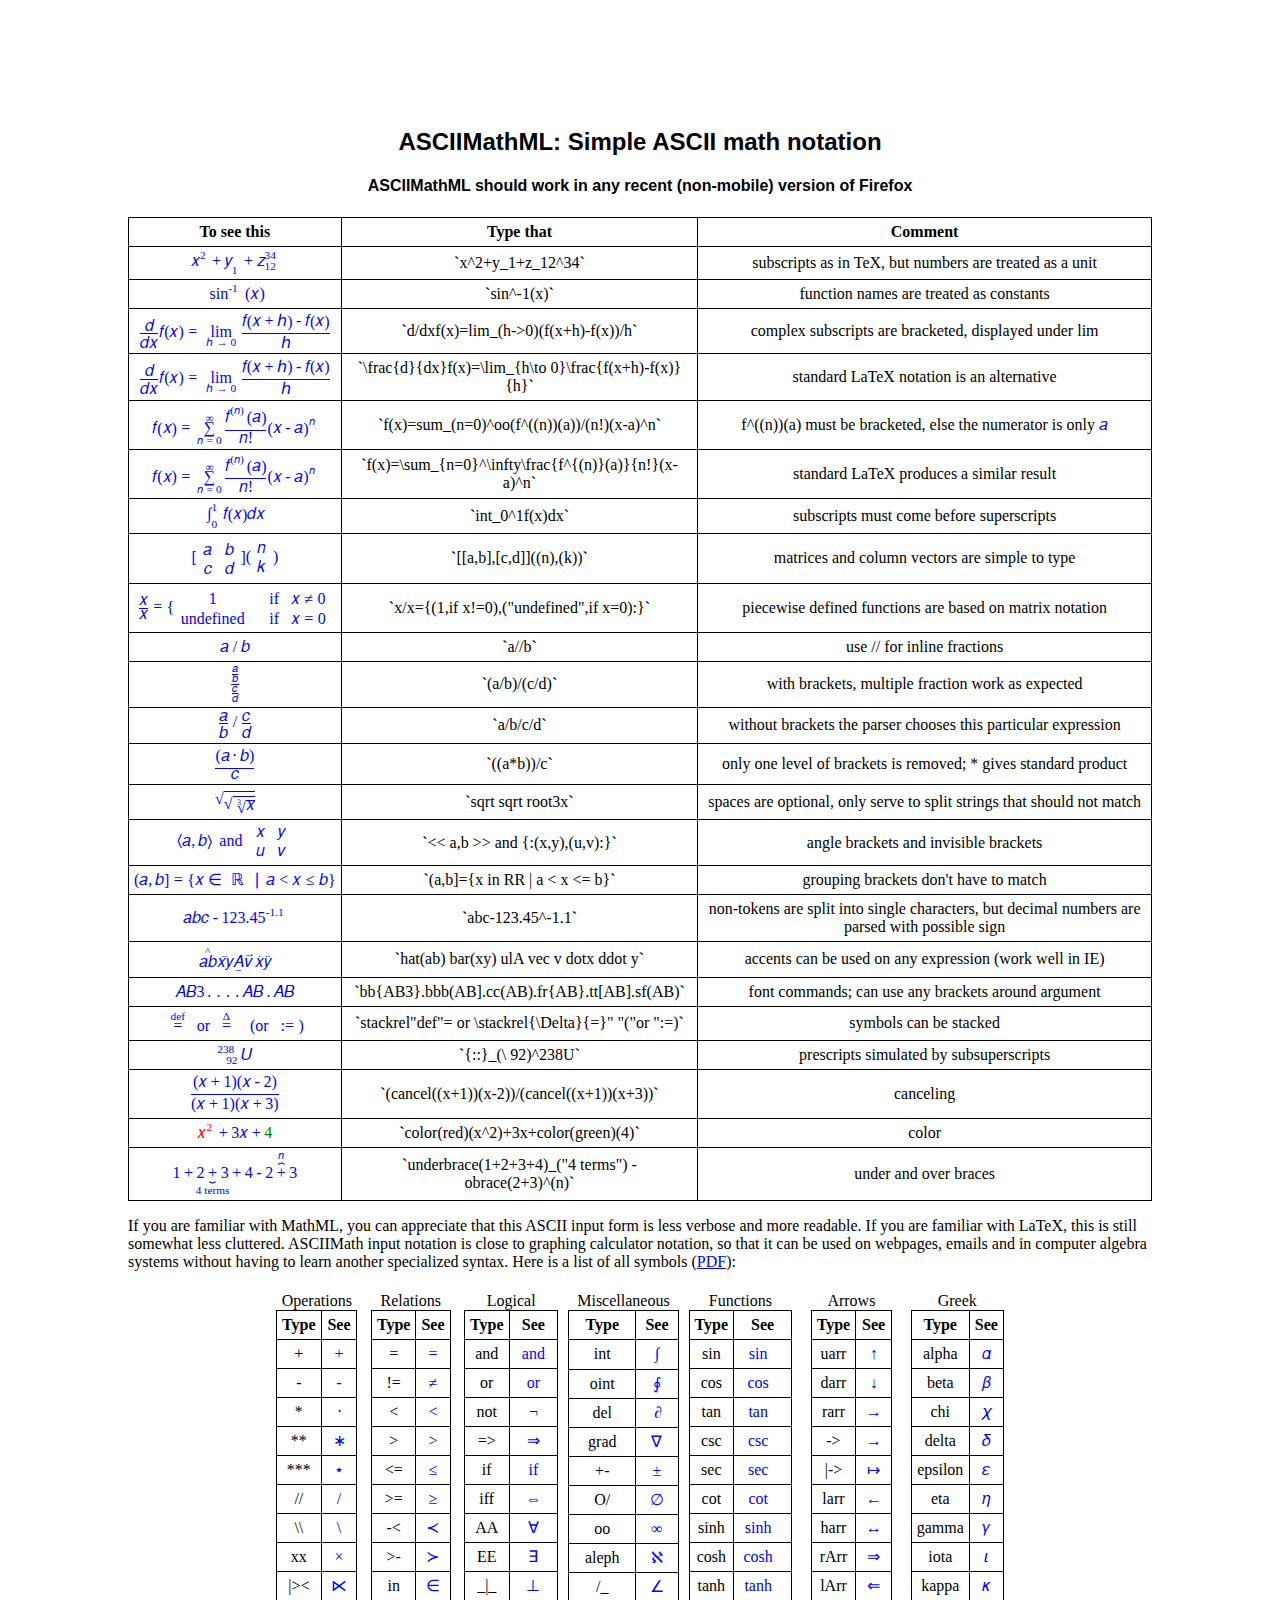
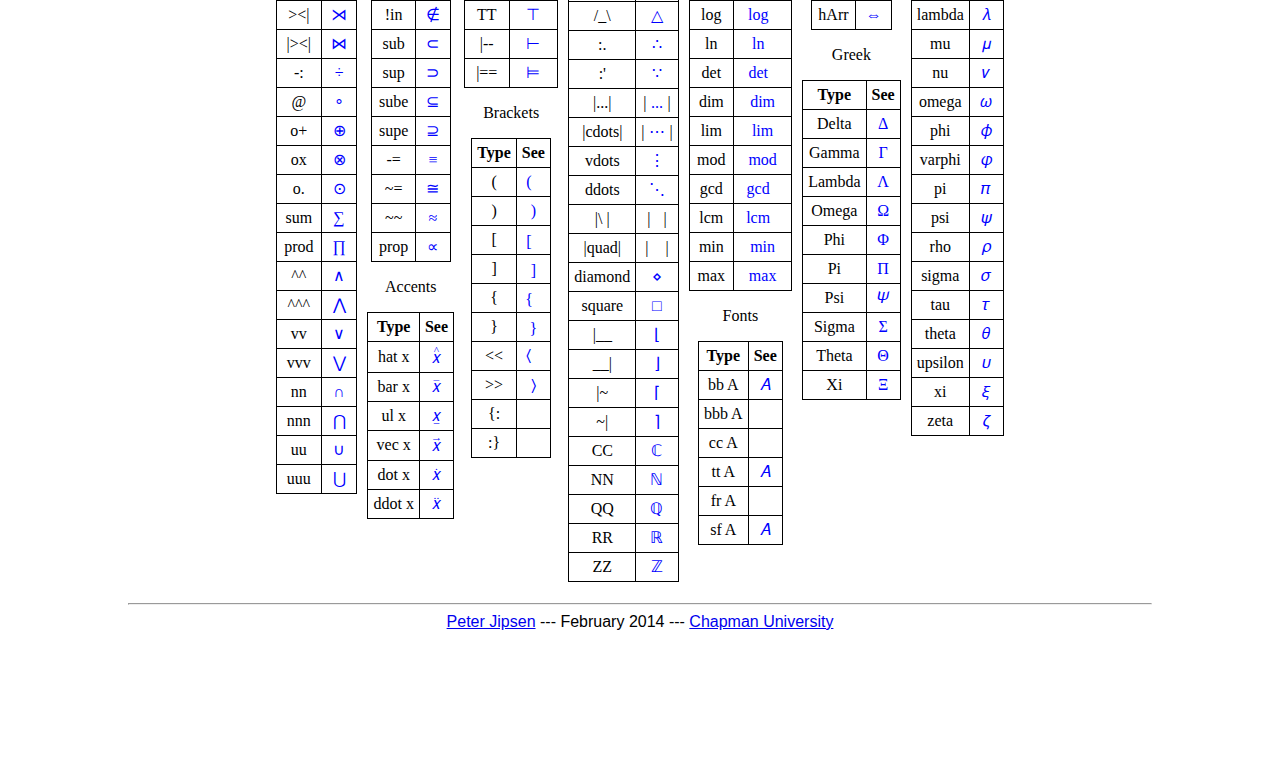
<file: asciimathml-master/test/index.html>
<!DOCTYPE html>
<html>
<head>
<title>ASCIIMathML test suite</title>
<meta http-equiv="Content-Type" content="text/html; charset=utf-8">
<script type="text/javascript" src="../ASCIIMathML.js"></script>
<style type="text/css">
#menu, #title, #subtitle, #author, .display { text-align: center; }
body    { font-family: Arial; margin:10%; }
p,table { font-family: Times; }
table   { border-collapse:collapse; }
td, th  { border:1px solid black; padding:5px; text-align:center; }
img     { border: 0; } 
</style>
</head>
<body>

<h2 id="title">ASCIIMathML: Simple ASCII math notation</h2>

<h4 id="subtitle">
ASCIIMathML should work in any recent (non-mobile) version of
Firefox
</h4>

<table>
<tr>
<th>To see this</th>
<th>Type that</th>
<th>Comment</th>
</tr>

<tr>
<td>`x^2+y_1+z_12^34`</td>
<td><b>\`</b>x^2+y_1+z_12^34<b>\`</b></td>
<td>subscripts as in TeX, but numbers are treated as a unit</td>
</tr>
<tr>
<td>`sin^-1(x)`</td>
<td><b>\`</b>sin^-1(x)<b>\`</b></td>
<td>function names are treated as constants</td>
</tr>

<tr>
<td>`d/dxf(x)=lim_(h->0)(f(x+h)-f(x))/h`</td>
<td><b>\`</b>d/dxf(x)=lim_(h->0)(f(x+h)-f(x))/h<b>\`</b></td>
<td>complex subscripts are bracketed, displayed under lim</td>
</tr>

<tr>
<td>`\frac{d}{dx}f(x)=\lim_{h\to 0}\frac{f(x+h)-f(x)}{h}`</td>
<td><b>\`</b>\frac{d}{dx}f(x)=\lim_{h\to 0}\frac{f(x+h)-f(x)}{h}<b>\`</b></td>
<td>standard LaTeX notation is an alternative</td>
</tr>

<tr>
<td>`f(x)=sum_(n=0)^oo(f^((n))(a))/(n!)(x-a)^n`</td>
<td><b>\`</b>f(x)=sum_(n=0)^oo(f^((n))(a))/(n!)(x-a)^n<b>\`</b></td>
<td>f^((n))(a) must be bracketed, else the numerator is only `a`</td>
</tr>

<tr>
<td>`f(x)=\sum_{n=0}^\infty\frac{f^{(n)}(a)}{n!}(x-a)^n`</td>
<td><b>\`</b>f(x)=\sum_{n=0}^\infty\frac{f^{(n)}(a)}{n!}(x-a)^n<b>\`</b></td>
<td>standard LaTeX produces a similar result</td>
</tr>

<tr>
<td>`int_0^1f(x)dx`</td>
<td><b>\`</b>int_0^1f(x)dx<b>\`</b></td>
<td>subscripts must come before superscripts</td>
</tr>

<tr>
<td>`[[a,b],[c,d]]((n),(k))`</td>
<td><b>\`</b>[[a,b],[c,d]]((n),(k))<b>\`</b></td>
<td>matrices and column vectors are simple to type</td>
</tr>

<tr>
<td>`x/x={(1,if x!=0),("undefined",if x=0):}`</td>
<td><b>\`</b>x/x={(1,if x!=0),("undefined",if x=0):}<b>\`</b></td>
<td>piecewise defined functions are based on matrix notation</td>
</tr>

<tr>
<td>`a//b`</td>
<td><b>\`</b>a//b<b>\`</b></td>
<td>use // for inline fractions</td>
</tr>

<tr>
<td>`(a/b)/(c/d)`</td>
<td><b>\`</b>(a/b)/(c/d)<b>\`</b></td>
<td>with brackets, multiple fraction work as expected</td>
</tr>

<tr>
<td>`a/b/c/d`</td>
<td><b>\`</b>a/b/c/d<b>\`</b></td>
<td>without brackets the parser chooses this particular expression</td>
</tr>

<tr>
<td>`((a*b))/c`</td>
<td><b>\`</b>((a*b))/c<b>\`</b></td>
<td>only one level of brackets is removed; * gives standard product</td>
</tr>

<tr>
<td>`sqrt sqrt root3x`</td>
<td><b>\`</b>sqrt sqrt root3x<b>\`</b></td>
<td>spaces are optional, only serve to split strings that should not match</td>
</tr>

<tr>
<td>`&lt;&lt; a,b >> and {:(x,y),(u,v):}`</td>
<td><b>\`</b>&lt;&lt; a,b >> and {:(x,y),(u,v):}<b>\`</b></td>
<td>angle brackets and invisible brackets</td>
</tr>

<tr>
<td>`(a,b]={x in RR | a &lt; x &lt;= b}`</td>
<td><b>\`</b>(a,b]={x in RR | a &lt; x &lt;= b}<b>\`</b></td>
<td>grouping brackets don't have to match</td>
</tr>

<tr>
<td>`abc-123.45^-1.1`</td>
<td><b>\`</b>abc-123.45^-1.1<b>\`</b></td>
<td>non-tokens are split into single characters,
but decimal numbers are parsed with possible sign</td>
</tr>

<tr>
<td>`hat(ab) bar(xy) ulA vec v dotx ddot y`</td>
<td><b>\`</b>hat(ab) bar(xy) ulA vec v dotx ddot y<b>\`</b></td>
<td>accents can be used on any expression (work well in IE)</td>
</tr>

<tr>
<td>`bb{AB3}.bbb(AB].cc(AB).fr{AB}.tt[AB].sf(AB)`</td>
<td><b>\`</b>bb{AB3}.bbb(AB].cc(AB).fr{AB}.tt[AB].sf(AB)<b>\`</b></td>
<td>font commands; can use any brackets around argument</td>
</tr>

<tr>
<td>`stackrel"def"= or \stackrel{\Delta}{=}" "("or ":=)`</td>
<td><b>\`</b>stackrel"def"= or \stackrel{\Delta}{=}" "("or ":=)<b>\`</b></td>
<td>symbols can be stacked</td>
</tr>

<tr>
<td>`{::}_(\ 92)^238U`</td>
<td><b>\`</b>{::}_(\ 92)^238U<b>\`</b></td>
<td>prescripts simulated by subsuperscripts</td>
</tr>

<tr>
<td>`(cancel((x+1))(x-2))/(cancel((x+1))(x+3))`</td>
<td><b>\`</b>(cancel((x+1))(x-2))/(cancel((x+1))(x+3))<b>\`</b></td>
<td>canceling</td>
</tr>
<tr>
<td>`color(red)(x^2)+3x+color(green)(4)`</td>
<td><b>\`</b>color(red)(x^2)+3x+color(green)(4)<b>\`</b></td>
<td>color</td>
</tr>
<tr>
<td>`underbrace(1+2+3+4)_("4 terms") - obrace(2+3)^(n)`</td>
<td><b>\`</b>underbrace(1+2+3+4)_("4 terms") - obrace(2+3)^(n)<b>\`</b></td>
<td>under and over braces</td>
</tr>
</table>

<p>
If you are familiar with MathML, you can appreciate that this ASCII
input form is less verbose and more readable. If you are familiar with
LaTeX, this is still somewhat less cluttered. ASCIIMath input
notation is close to graphing calculator notation, so that
it can be used on webpages, emails and in computer algebra systems 
without having to learn another specialized syntax. Here is a list of
all symbols (<a href="asciimathjax.pdf">PDF</a>):
</p>

<table style="margin-left:auto; margin-right:auto">
<tr valign="top"><td style="border:0px;">
Operations
<table style="margin-left:auto; margin-right:auto">
<tr><th>Type</th><th>See</th></tr>
<tr><td>+</td><td>`+`</td></tr>
<tr><td>-</td><td>`-`</td></tr>

<tr><td>*</td><td>`*`</td></tr>
<tr><td>**</td><td>`**`</td></tr>
<tr><td>***</td><td>`***`</td></tr>
<tr><td>//</td><td>`//`</td></tr>
<tr><td>\\</td><td>`\\ `</td></tr>
<tr><td>xx</td><td>`xx`</td></tr>
<tr><td>|><</td><td>`|><`</td></tr>
<tr><td>><|</td><td>`><|`</td></tr>
<tr><td>|><|</td><td>`|><|`</td></tr>
<tr><td>-:</td><td>`-:`</td></tr>

<tr><td>@</td><td>`@`</td></tr>
<tr><td>o+</td><td>`o+`</td></tr>
<tr><td>ox</td><td>`ox`</td></tr>
<tr><td>o.</td><td>`o.`</td></tr>
<tr><td>sum</td><td>`sum`</td></tr>
<tr><td>prod</td><td>`prod`</td></tr>

<tr><td>^^</td><td>`^^`</td></tr>
<tr><td>^^^</td><td>`^^^`</td></tr>
<tr><td>vv</td><td>`vv`</td></tr>
<tr><td>vvv</td><td>`vvv`</td></tr>
<tr><td>nn</td><td>`nn`</td></tr>
<tr><td>nnn</td><td>`nnn`</td></tr>

<tr><td>uu</td><td>`uu`</td></tr>
<tr><td>uuu</td><td>`uuu`</td></tr>
</table>
</td><td style="border:0px;">
Relations
<table style="margin-left:auto; margin-right:auto">
<tr><th>Type</th><th>See</th></tr>
<tr><td>=</td><td>`=`</td></tr>
<tr><td>!=</td><td>`!=`</td></tr>

<tr><td>< </td><td>`<`</td></tr>
<tr><td>></td><td>`>`</td></tr>
<tr><td><=</td><td>`<=`</td></tr>
<tr><td>>=</td><td>`>=`</td></tr>
<tr><td>-<</td><td>`-<`</td></tr>

<tr><td>>-</td><td>`>-`</td></tr>
<tr><td>in</td><td>`in`</td></tr>
<tr><td>!in</td><td>`notin`</td></tr>
<tr><td>sub</td><td>`sub`</td></tr>
<tr><td>sup</td><td>`sup`</td></tr>
<tr><td>sube</td><td>`sube`</td></tr>

<tr><td>supe</td><td>`supe`</td></tr>
<tr><td>-=</td><td>`-=`</td></tr>
<tr><td>~=</td><td>`~=`</td></tr>
<tr><td>~~</td><td>`~~`</td></tr>
<tr><td>prop</td><td>`prop`</td></tr>
</table>
<p>

Accents
<table style="margin-left:auto; margin-right:auto">
<tr><th>Type</th><th>See</th></tr>
<tr><td>hat x</td><td>`hat x`</td></tr>
<tr><td>bar x</td><td>`bar x`</td></tr>
<tr><td>ul x</td><td>`ul x`</td></tr>
<tr><td>vec x</td><td>`vec x`</td></tr>

<tr><td>dot x</td><td>`dot x`</td></tr>
<tr><td>ddot x</td><td>`ddot x`</td></tr>
</table>
</td><td style="border:0px;">

Logical
<table style="margin-left:auto; margin-right:auto">
<tr><th>Type</th><th>See</th></tr>
<tr><td>and</td><td>`and`</td></tr>
<tr><td>or</td><td>`or`</td></tr>
<tr><td>not</td><td>`not`</td></tr>
<tr><td>=></td><td>`=>`</td></tr>

<tr><td>if</td><td>`if`</td></tr>
<tr><td>iff</td><td>`iff`</td></tr>
<tr><td>AA</td><td>`AA`</td></tr>
<tr><td>EE</td><td>`EE`</td></tr>
<tr><td>_|_</td><td>`_|_`</td></tr>
<tr><td>TT</td><td>`TT`</td></tr>

<tr><td>|--</td><td>`|--`</td></tr>
<tr><td>|==</td><td>`|==`</td></tr>
</table>
<p>
Brackets
<table style="margin-left:auto; margin-right:auto">
<tr><th>Type</th><th>See</th></tr>
<tr><td>(</td><td>`(`</td></tr>
<tr><td>)</td><td>`)`</td></tr>

<tr><td>[</td><td>`[`</td></tr>
<tr><td>]</td><td>`]`</td></tr>
<tr><td>{</td><td>`{`</td></tr>
<tr><td>}</td><td>`}`</td></tr>
<tr><td>&lt;&lt;</td><td>`&lt;&lt;`</td></tr>
<tr><td>>> </td><td>`>>`</td></tr>

<tr><td>{:</td><td>`{:`</td></tr>
<tr><td>:}</td><td>`{::}`</td></tr>
</table>

</td><td style="border:0px;">
Miscellaneous
<table style="margin-left:auto; margin-right:auto">
<tr><th>Type</th><th>See</th></tr>
<tr><td>int</td><td>`int`</td></tr>

<tr><td>oint</td><td>`oint`</td></tr>
<tr><td>del</td><td>`del`</td></tr>
<tr><td>grad</td><td>`grad`</td></tr>
<tr><td>+-</td><td>`+-`</td></tr>
<tr><td>O/</td><td>`O/`</td></tr>
<tr><td>oo</td><td>`oo`</td></tr>

<tr><td>aleph</td><td>`aleph`</td></tr>
<tr><td>/_</td><td>`/_`</td></tr>
<tr><td>/_\</td><td>`/_\ `</td></tr>
<tr><td>:.</td><td>`:.`</td></tr>
<tr><td>:'</td><td>`:'`</td></tr>
<tr><td>|...|</td><td>|`...`|</td></tr>
<tr><td>|cdots|</td><td>|`cdots`|</td></tr>
<tr><td>vdots</td><td>`vdots`</td></tr>

<tr><td>ddots</td><td>`ddots`</td></tr>
<tr><td>|\ |</td><td>|`\ `|</td></tr>
<tr><td>|quad|</td><td>|`quad`|</td></tr>
<tr><td>diamond</td><td>`diamond`</td></tr>
<tr><td>square</td><td>`square`</td></tr>
<tr><td>|__</td><td>`|__`</td></tr>

<tr><td>__|</td><td>`__|`</td></tr>
<tr><td>|~</td><td>`|~`</td></tr>
<tr><td>~|</td><td>`~|`</td></tr>
<tr><td>CC</td><td>`CC`</td></tr>
<tr><td>NN</td><td>`NN`</td></tr>
<tr><td>QQ</td><td>`QQ`</td></tr>

<tr><td>RR</td><td>`RR`</td></tr>
<tr><td>ZZ</td><td>`ZZ`</td></tr>
</table>
</td><td style="border:0px;">
Functions
<table style="margin-left:auto; margin-right:auto">
<tr><th>Type</th><th>See</th></tr>
<tr><td>sin</td><td>`sin`</td></tr>
<tr><td>cos</td><td>`cos`</td></tr>

<tr><td>tan</td><td>`tan`</td></tr>
<tr><td>csc</td><td>`csc`</td></tr>
<tr><td>sec</td><td>`sec`</td></tr>
<tr><td>cot</td><td>`cot`</td></tr>
<tr><td>sinh</td><td>`sinh`</td></tr>
<tr><td>cosh</td><td>`cosh`</td></tr>

<tr><td>tanh</td><td>`tanh`</td></tr>
<tr><td>log</td><td>`log`</td></tr>
<tr><td>ln</td><td>`ln`</td></tr>
<tr><td>det</td><td>`det`</td></tr>
<tr><td>dim</td><td>`dim`</td></tr>
<tr><td>lim</td><td>`lim`</td></tr>

<tr><td>mod</td><td>`mod`</td></tr>
<tr><td>gcd</td><td>`gcd`</td></tr>
<tr><td>lcm</td><td>`lcm`</td></tr>
<tr><td>min</td><td>`min`</td></tr>
<tr><td>max</td><td>`max`</td></tr>
</table>
<p>
Fonts
<table style="margin-left:auto; margin-right:auto">
<tr><th>Type</th><th>See</th></tr>
<tr><td>bb A</td><td>`bb A`</td></tr>

<tr><td>bbb A</td><td>`bbb A`</td></tr>
<tr><td>cc A</td><td>`cc A`</td></tr>
<tr><td>tt A</td><td>`tt A`</td></tr>
<tr><td>fr A</td><td>`fr A`</td></tr>
<tr><td>sf A</td><td>`sf A`</td></tr>
</table>

</td><td style="border:0px;">
Arrows
<table style="margin-left:auto; margin-right:auto">
<tr><th>Type</th><th>See</th></tr>
<tr><td>uarr</td><td>`uarr`</td></tr>

<tr><td>darr</td><td>`darr`</td></tr>
<tr><td>rarr</td><td>`rarr`</td></tr>
<tr><td>-></td><td>`->`</td></tr>
<tr><td>|-></td><td>`|->`</td></tr>
<tr><td>larr</td><td>`larr`</td></tr>
<tr><td>harr</td><td>`harr`</td></tr>

<tr><td>rArr</td><td>`rArr`</td></tr>
<tr><td>lArr</td><td>`lArr`</td></tr>
<tr><td>hArr</td><td>`hArr`</td></tr>
</table>
<p>
Greek
<table style="margin-left:auto; margin-right:auto">
<tr><th>Type</th><th>See</th></tr>
<tr><td>Delta</td><td>`Delta`</td></tr>
<tr><td>Gamma</td><td>`Gamma`</td></tr>
<tr><td>Lambda</td><td>`Lambda`</td></tr>
<tr><td>Omega</td><td>`Omega`</td></tr>
<tr><td>Phi</td><td>`Phi`</td></tr>
<tr><td>Pi</td><td>`Pi`</td></tr>
<tr><td>Psi</td><td>`Psi`</td></tr>
<tr><td>Sigma</td><td>`Sigma`</td></tr>
<tr><td>Theta</td><td>`Theta`</td></tr>
<tr><td>Xi</td><td>`Xi`</td></tr>
</table>
</td><td style="border:0px;">
Greek
<table style="margin-left:auto; margin-right:auto">
<tr><th>Type</th><th>See</th></tr>
<tr><td>alpha</td><td>`alpha`</td></tr>
<tr><td>beta</td><td>`beta`</td></tr>
<tr><td>chi</td><td>`chi`</td></tr>
<tr><td>delta</td><td>`delta`</td></tr>
<tr><td>epsilon</td><td>`epsilon`</td></tr>
<!--tr><td>varepsilon</td><td>`varepsilon`</td></tr-->
<tr><td>eta</td><td>`eta`</td></tr>
<tr><td>gamma</td><td>`gamma`</td></tr>
<tr><td>iota</td><td>`iota`</td></tr>
<tr><td>kappa</td><td>`kappa`</td></tr>
<tr><td>lambda</td><td>`lambda`</td></tr>
<tr><td>mu</td><td>`mu`</td></tr>
<tr><td>nu</td><td>`nu`</td></tr>
<tr><td>omega</td><td>`omega`</td></tr>
<tr><td>phi</td><td>`phi`</td></tr>
<tr><td>varphi</td><td>`varphi`</td></tr>
<tr><td>pi</td><td>`pi`</td></tr>
<tr><td>psi</td><td>`psi`</td></tr>
<tr><td>rho</td><td>`rho`</td></tr>
<tr><td>sigma</td><td>`sigma`</td></tr>
<tr><td>tau</td><td>`tau`</td></tr>
<tr><td>theta</td><td>`theta`</td></tr>
<!--tr><td>vartheta</td><td>`vartheta`</td></tr-->
<tr><td>upsilon</td><td>`upsilon`</td></tr>
<tr><td>xi</td><td>`xi`</td></tr>
<tr><td>zeta</td><td>`zeta`</td></tr>
</table>

</td></tr>
</table>
</p>

<hr/>

<div id="author">
<!--a href="../asciimath.html">
<img src="../mathml/ASCIIMathML.gif" alt="ASCIIMathML"></a>
&nbsp; &nbsp; &nbsp;-->
<a href="http://www1.chapman.edu/~jipsen/">Peter Jipsen</a> ---
February 2014 ---
<a href="http://www.chapman.edu/">Chapman University</a>
<!--&nbsp; &nbsp; &nbsp;
<a href="http://validator.w3.org/check/referer"> 
<img src="HTML5_Logo_32.png"
alt="Valid HTML 5!"></a-->
</div>

<script src="http://www.google-analytics.com/urchin.js" type="text/javascript">
</script>
<script type="text/javascript">
_uacct = "UA-2263958-1";
urchinTracker();
</script>
</body>
</html>
</file>
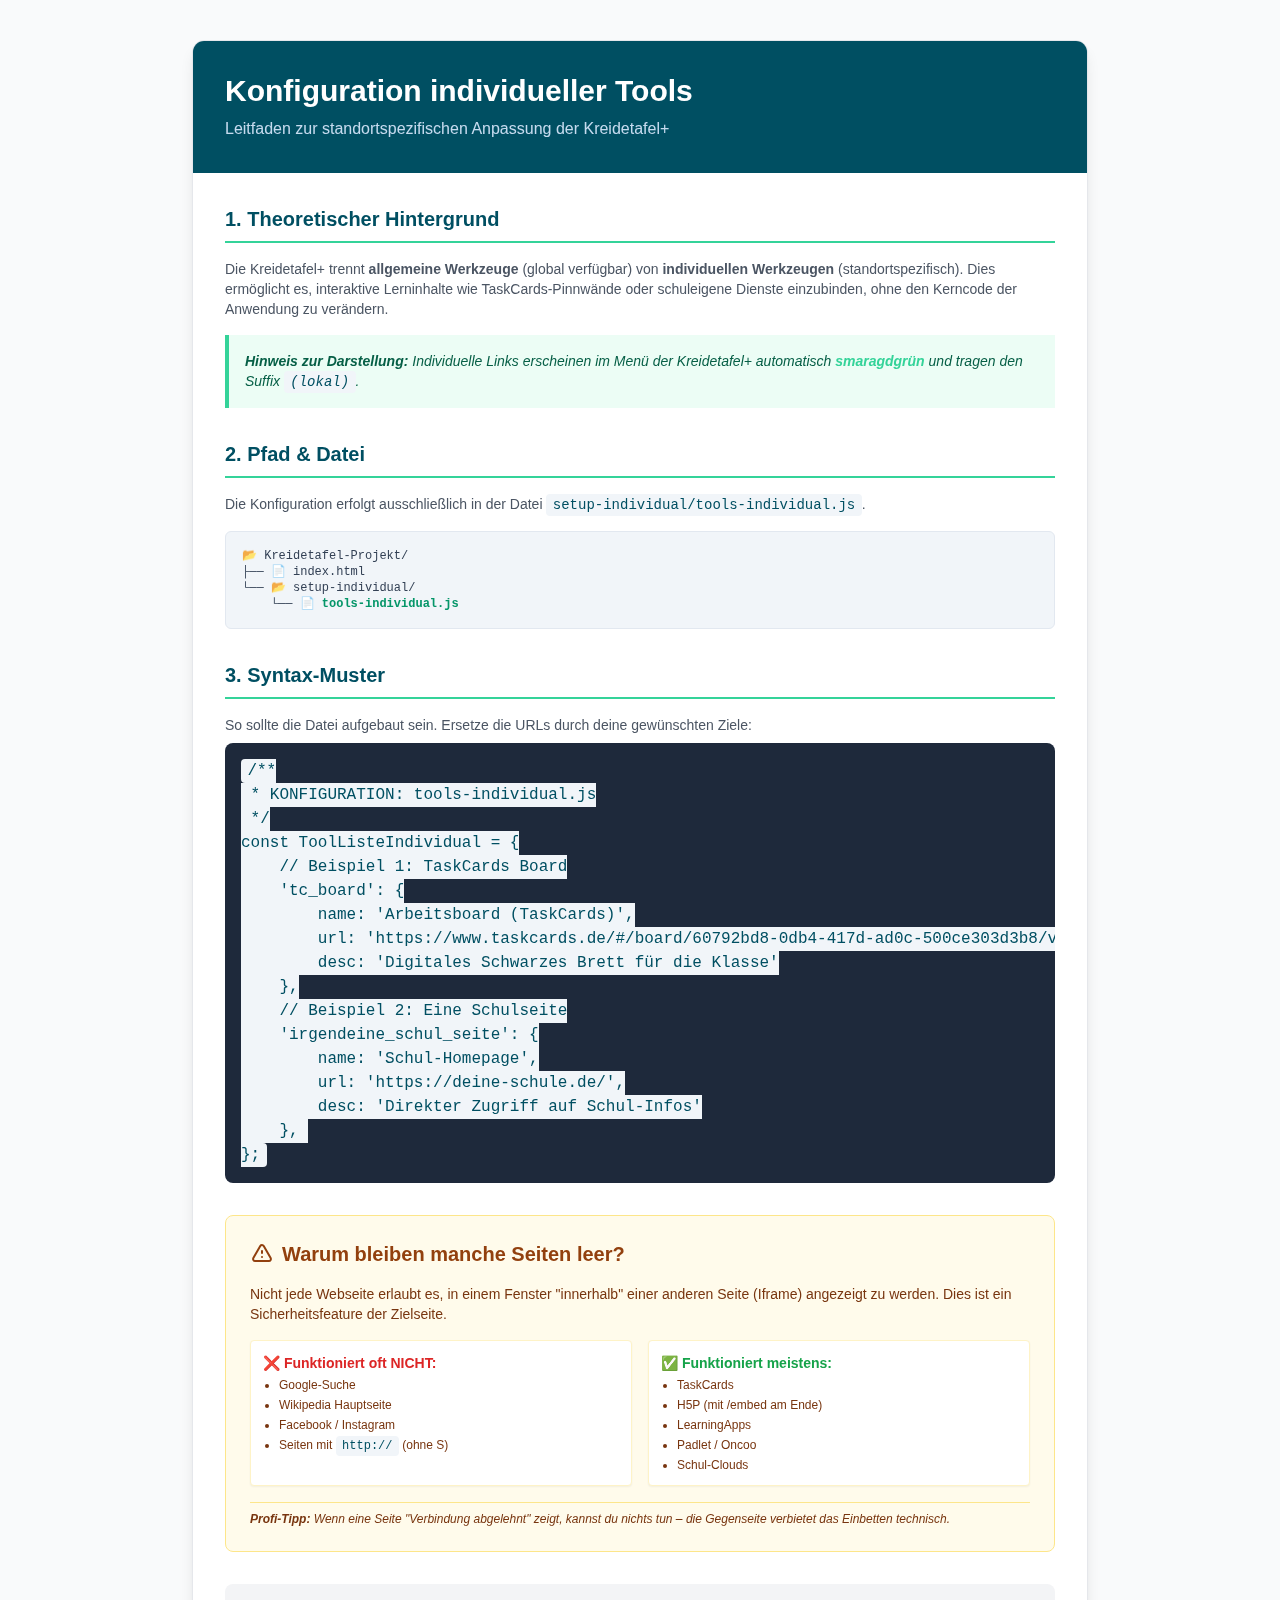
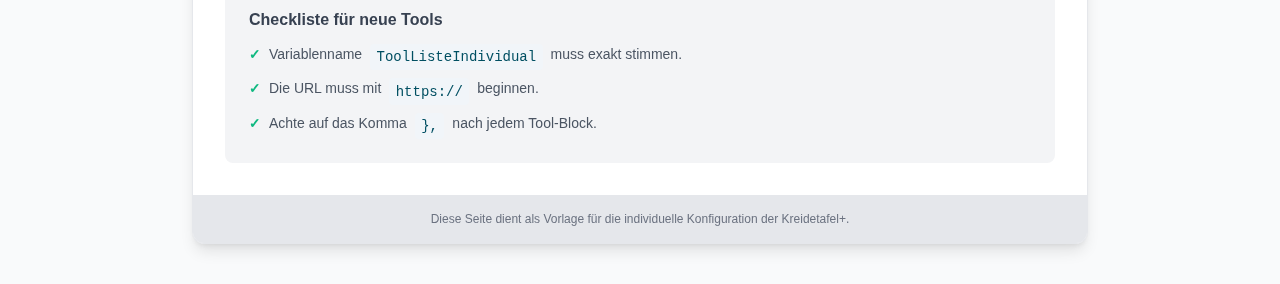
<file: setup_guide.html>
<!DOCTYPE html>
<html lang="de">
<head>
    <meta charset="UTF-8">
    <meta name="viewport" content="width=device-width, initial-scale=1.0">
    <title>Musterseite: tools-individual.js einrichten</title>
    <script src="../tailwindcss.js"></script>
    <style>
        body { font-family: 'Inter', sans-serif; line-height: 1.6; }
        code { background: #f1f5f9; padding: 0.2rem 0.4rem; border-radius: 4px; font-family: monospace; color: #004f62; }
        pre { background: #1e293b; color: #f8fafc; padding: 1rem; border-radius: 8px; overflow-x: auto; font-size: 0.85rem; }
        .highlight { color: #34d399; font-weight: bold; } /* Emerald 400 */
    </style>
</head>
<body class="bg-gray-50 text-gray-800 p-6 md:p-10">

    <div class="max-w-4xl mx-auto bg-white shadow-lg rounded-xl overflow-hidden border border-gray-200">
        <!-- Header -->
        <header class="bg-[#004f62] text-white p-8">
            <h1 class="text-3xl font-bold mb-2">Konfiguration individueller Tools</h1>
            <p class="text-blue-100 opacity-90">Leitfaden zur standortspezifischen Anpassung der Kreidetafel+</p>
        </header>

        <main class="p-8 space-y-8">
            
            <!-- Sektion 1: Konzept -->
            <section>
                <h2 class="text-xl font-bold text-[#004f62] border-b-2 border-emerald-400 pb-2 mb-4">1. Theoretischer Hintergrund</h2>
                <p class="text-sm text-gray-600 mb-4">
                    Die Kreidetafel+ trennt <strong>allgemeine Werkzeuge</strong> (global verfügbar) von 
                    <strong>individuellen Werkzeugen</strong> (standortspezifisch). 
                    Dies ermöglicht es, interaktive Lerninhalte wie TaskCards-Pinnwände oder schuleigene Dienste einzubinden, ohne den Kerncode der Anwendung zu verändern.
                </p>
                <div class="bg-emerald-50 border-l-4 border-emerald-400 p-4">
                    <p class="text-sm text-emerald-800 italic">
                        <strong>Hinweis zur Darstellung:</strong> Individuelle Links erscheinen im Menü der Kreidetafel+ automatisch <span class="highlight">smaragdgrün</span> und tragen den Suffix <code>(lokal)</code>.
                    </p>
                </div>
            </section>

            <!-- Sektion 2: Dateistruktur -->
            <section>
                <h2 class="text-xl font-bold text-[#004f62] border-b-2 border-emerald-400 pb-2 mb-4">2. Pfad & Datei</h2>
                <p class="text-sm text-gray-600 mb-4">
                    Die Konfiguration erfolgt ausschließlich in der Datei <code>setup-individual/tools-individual.js</code>.
                </p>
                <div class="bg-slate-100 p-4 rounded-md font-mono text-xs text-slate-700 border border-slate-200">
                    📂 Kreidetafel-Projekt/<br>
                    ├── 📄 index.html<br>
                    └── 📂 setup-individual/<br>
                    &nbsp;&nbsp;&nbsp;&nbsp;└── 📄 <span class="font-bold text-emerald-600">tools-individual.js</span>
                </div>
            </section>

            <!-- Sektion 3: Code-Referenz -->
            <section>
                <h2 class="text-xl font-bold text-[#004f62] border-b-2 border-emerald-400 pb-2 mb-4">3. Syntax-Muster</h2>
                <p class="text-sm text-gray-600 mb-2">
                    So sollte die Datei aufgebaut sein. Ersetze die URLs durch deine gewünschten Ziele:
                </p>
                <pre><code>/**
 * KONFIGURATION: tools-individual.js
 */
const ToolListeIndividual = {
    // Beispiel 1: TaskCards Board
    'tc_board': {
        name: 'Arbeitsboard (TaskCards)',
        url: 'https://www.taskcards.de/#/board/60792bd8-0db4-417d-ad0c-500ce303d3b8/view',
        desc: 'Digitales Schwarzes Brett für die Klasse'
    },
    // Beispiel 2: Eine Schulseite
    'irgendeine_schul_seite': {
        name: 'Schul-Homepage',
        url: 'https://deine-schule.de/',
        desc: 'Direkter Zugriff auf Schul-Infos'
    }, 
};</code></pre>
            </section>

            <!-- Sektion 4: Die Iframe-Hürde (Problemlösung) -->
            <section class="bg-amber-50 border border-amber-200 p-6 rounded-lg">
                <h2 class="text-xl font-bold text-amber-800 mb-4 flex items-center gap-2">
                    <!-- FIX: Feste Breite/Höhe für das Icon hinzugefügt -->
                    <svg xmlns="http://www.w3.org/2000/svg" width="24" height="24" class="h-6 w-6" fill="none" viewBox="0 0 24 24" stroke="currentColor">
                        <path stroke-linecap="round" stroke-linejoin="round" stroke-width="2" d="M12 9v2m0 4h.01m-6.938 4h13.856c1.54 0 2.502-1.667 1.732-3L13.732 4c-.77-1.333-2.694-1.333-3.464 0L3.34 16c-.77 1.333.192 3 1.732 3z" />
                    </svg>
                    Warum bleiben manche Seiten leer?
                </h2>
                <div class="text-sm text-amber-900 space-y-4">
                    <p>
                        Nicht jede Webseite erlaubt es, in einem Fenster "innerhalb" einer anderen Seite (Iframe) angezeigt zu werden. Dies ist ein Sicherheitsfeature der Zielseite.
                    </p>
                    <div class="grid grid-cols-1 md:grid-cols-2 gap-4">
                        <div class="bg-white p-3 rounded shadow-sm border border-amber-100">
                            <p class="font-bold text-red-600 mb-1">❌ Funktioniert oft NICHT:</p>
                            <ul class="list-disc pl-4 text-xs space-y-1">
                                <li>Google-Suche</li>
                                <li>Wikipedia Hauptseite</li>
                                <li>Facebook / Instagram</li>
                                <li>Seiten mit <code>http://</code> (ohne S)</li>
                            </ul>
                        </div>
                        <div class="bg-white p-3 rounded shadow-sm border border-amber-100">
                            <p class="font-bold text-green-600 mb-1">✅ Funktioniert meistens:</p>
                            <ul class="list-disc pl-4 text-xs space-y-1">
                                <li>TaskCards</li>
                                <li>H5P (mit /embed am Ende)</li>
                                <li>LearningApps</li>
                                <li>Padlet / Oncoo</li>
                                <li>Schul-Clouds</li>
                            </ul>
                        </div>
                    </div>
                    <p class="text-xs italic border-t border-amber-200 pt-2">
                        <strong>Profi-Tipp:</strong> Wenn eine Seite "Verbindung abgelehnt" zeigt, kannst du nichts tun – die Gegenseite verbietet das Einbetten technisch.
                    </p>
                </div>
            </section>

            <!-- Sektion 5: Checkliste -->
            <section class="bg-gray-100 p-6 rounded-lg">
                <h3 class="font-bold text-gray-700 mb-3">Checkliste für neue Tools</h3>
                <ul class="text-sm space-y-2 text-gray-600">
                    <li class="flex items-start gap-2">
                        <span class="text-emerald-500 font-bold">✓</span> 
                        Variablenname <code>ToolListeIndividual</code> muss exakt stimmen.
                    </li>
                    <li class="flex items-start gap-2">
                        <span class="text-emerald-500 font-bold">✓</span> 
                        Die URL muss mit <code>https://</code> beginnen.
                    </li>
                    <li class="flex items-start gap-2">
                        <span class="text-emerald-500 font-bold">✓</span> 
                        Achte auf das Komma <code>},</code> nach jedem Tool-Block.
                    </li>
                </ul>
            </section>
        </main>

        <footer class="bg-gray-200 p-4 text-center text-xs text-gray-500">
            Diese Seite dient als Vorlage für die individuelle Konfiguration der Kreidetafel+.
        </footer>
    </div>

</body>
</html>
</file>
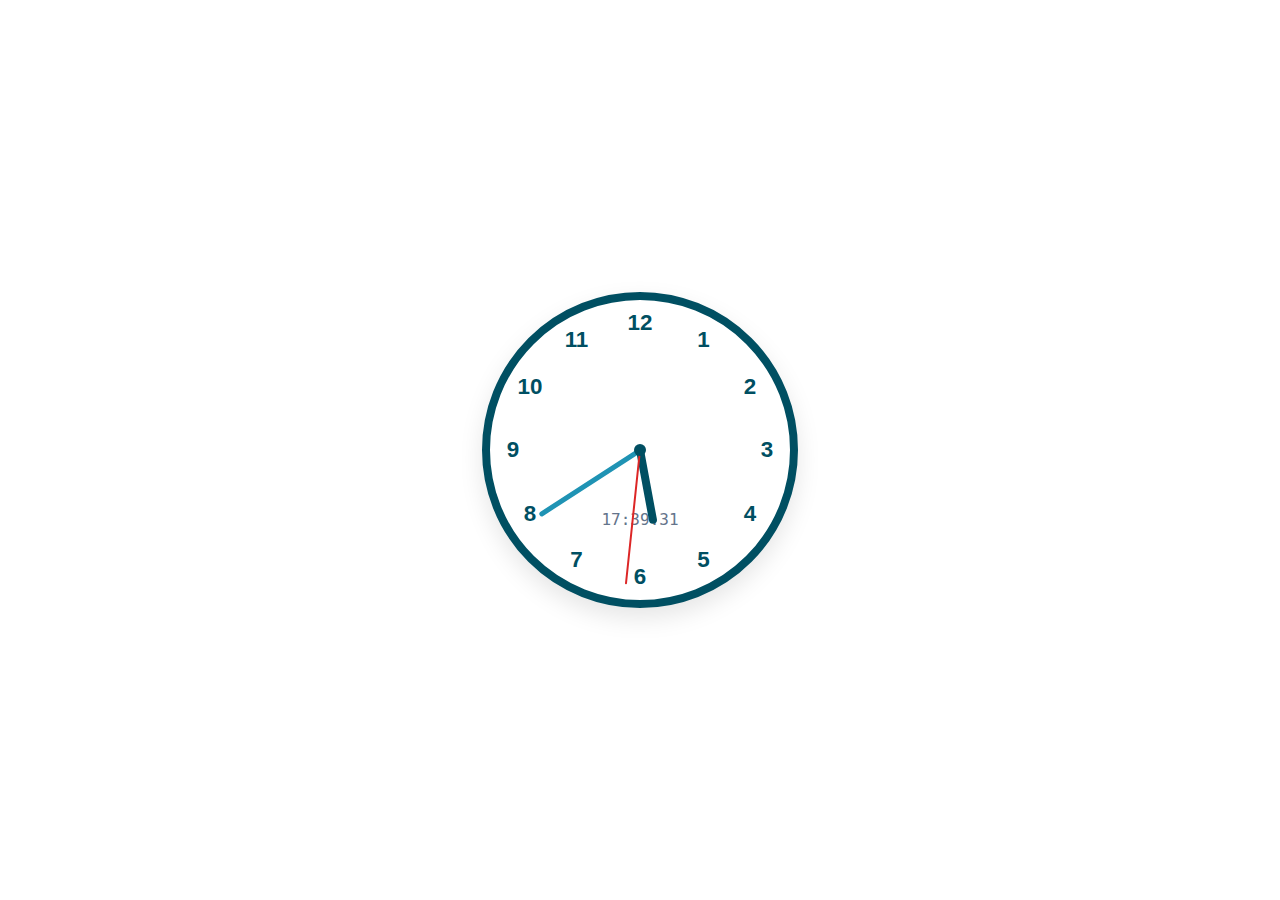
<file: iframe-tools/uhr-analog.html>
<!DOCTYPE html>
<html lang="de">
<head>
    <meta charset="UTF-8">
    <meta name="viewport" content="width=device-width, initial-scale=1.0">
    <title>Analoge Uhr - Kreidetafel+</title>
    <style>
        :root {
            --clock-size: 300px;
            --main-color: #004f62;
            --accent-color: #1f93b4;
            --second-hand-color: #dc2626;
            --bg-color: #ffffff;
        }

        body, html {
            margin: 0;
            padding: 0;
            width: 100%;
            height: 100%;
            display: flex;
            justify-content: center;
            align-items: center;
            background-color: transparent; /* Erlaubt Einbettung */
            font-family: -apple-system, BlinkMacSystemFont, "Segoe UI", Roboto, sans-serif;
        }

        .clock-container {
            position: relative;
            width: var(--clock-size);
            height: var(--clock-size);
            background: var(--bg-color);
            border: 8px solid var(--main-color);
            border-radius: 50%;
            box-shadow: 0 10px 25px rgba(0,0,0,0.1);
        }

        /* Zifferblatt Markierungen */
        .clock-face::after {
            content: '';
            position: absolute;
            top: 50%;
            left: 50%;
            width: 12px;
            height: 12px;
            border-radius: 50%;
            background: var(--main-color);
            transform: translate(-50%, -50%);
            z-index: 10;
        }

        .number {
            position: absolute;
            width: 100%;
            height: 100%;
            text-align: center;
            font-weight: bold;
            font-size: 1.4rem;
            color: var(--main-color);
            padding: 10px;
            box-sizing: border-box;
        }

        /* Positionierung der Zahlen */
        .n1 { transform: rotate(30deg); } .n1 span { transform: rotate(-30deg); display: block; }
        .n2 { transform: rotate(60deg); } .n2 span { transform: rotate(-60deg); display: block; }
        .n3 { transform: rotate(90deg); } .n3 span { transform: rotate(-90deg); display: block; }
        .n4 { transform: rotate(120deg); } .n4 span { transform: rotate(-120deg); display: block; }
        .n5 { transform: rotate(150deg); } .n5 span { transform: rotate(-150deg); display: block; }
        .n6 { transform: rotate(180deg); } .n6 span { transform: rotate(-180deg); display: block; }
        .n7 { transform: rotate(210deg); } .n7 span { transform: rotate(-210deg); display: block; }
        .n8 { transform: rotate(240deg); } .n8 span { transform: rotate(-240deg); display: block; }
        .n9 { transform: rotate(270deg); } .n9 span { transform: rotate(-270deg); display: block; }
        .n10 { transform: rotate(300deg); } .n10 span { transform: rotate(-300deg); display: block; }
        .n11 { transform: rotate(330deg); } .n11 span { transform: rotate(-330deg); display: block; }
        .n12 { transform: rotate(0deg); } .n12 span { transform: rotate(0deg); display: block; }

        /* Zeiger */
        .hand {
            position: absolute;
            bottom: 50%;
            left: 50%;
            transform-origin: bottom;
            border-radius: 4px;
            z-index: 5;
        }

        .hour-hand {
            width: 8px;
            height: 25%;
            background: var(--main-color);
            margin-left: -4px;
        }

        .minute-hand {
            width: 5px;
            height: 40%;
            background: var(--accent-color);
            margin-left: -2.5px;
        }

        .second-hand {
            width: 2px;
            height: 45%;
            background: var(--second-hand-color);
            margin-left: -1px;
            transition: transform 0.2s cubic-bezier(0.4, 2.08, 0.55, 0.44);
        }

        /* Digitale Zusatzanzeige */
        .digital-time {
            position: absolute;
            top: 70%;
            width: 100%;
            text-align: center;
            font-family: monospace;
            font-size: 1rem;
            color: #64748b;
        }
    </style>
</head>
<body>

    <div class="clock-container">
        <div class="clock-face">
            <div class="number n1"><span>1</span></div>
            <div class="number n2"><span>2</span></div>
            <div class="number n3"><span>3</span></div>
            <div class="number n4"><span>4</span></div>
            <div class="number n5"><span>5</span></div>
            <div class="number n6"><span>6</span></div>
            <div class="number n7"><span>7</span></div>
            <div class="number n8"><span>8</span></div>
            <div class="number n9"><span>9</span></div>
            <div class="number n10"><span>10</span></div>
            <div class="number n11"><span>11</span></div>
            <div class="number n12"><span>12</span></div>
        </div>

        <div id="hour" class="hand hour-hand"></div>
        <div id="minute" class="hand minute-hand"></div>
        <div id="second" class="hand second-hand"></div>
        
        <div id="digital" class="digital-time">00:00:00</div>
    </div>

    <script>
        function updateClock() {
            const now = new Date();
            
            const seconds = now.getSeconds();
            const minutes = now.getMinutes();
            const hours = now.getHours();

            // Berechnung der Winkel (Degrees)
            // Sekunden: 360 / 60 = 6 Grad pro Sekunde
            const secondDeg = (seconds / 60) * 360;
            
            // Minuten: 6 Grad pro Minute + Anteil der Sekunden
            const minuteDeg = (minutes / 60) * 360 + (seconds / 60) * 6;
            
            // Stunden: 30 Grad pro Stunde (360/12) + Anteil der Minuten
            const hourDeg = ((hours % 12) / 12) * 360 + (minutes / 60) * 30;

            document.getElementById('second').style.transform = `rotate(${secondDeg}deg)`;
            document.getElementById('minute').style.transform = `rotate(${minuteDeg}deg)`;
            document.getElementById('hour').style.transform = `rotate(${hourDeg}deg)`;

            // Digitale Anzeige formatieren
            const h = hours.toString().padStart(2, '0');
            const m = minutes.toString().padStart(2, '0');
            const s = seconds.toString().padStart(2, '0');
            document.getElementById('digital').textContent = `${h}:${m}:${s}`;
        }

        // Taktung: Alle 1000ms aktualisieren
        setInterval(updateClock, 1000);
        updateClock(); // Sofortiger Start
    </script>
</body>
</html>
</file>
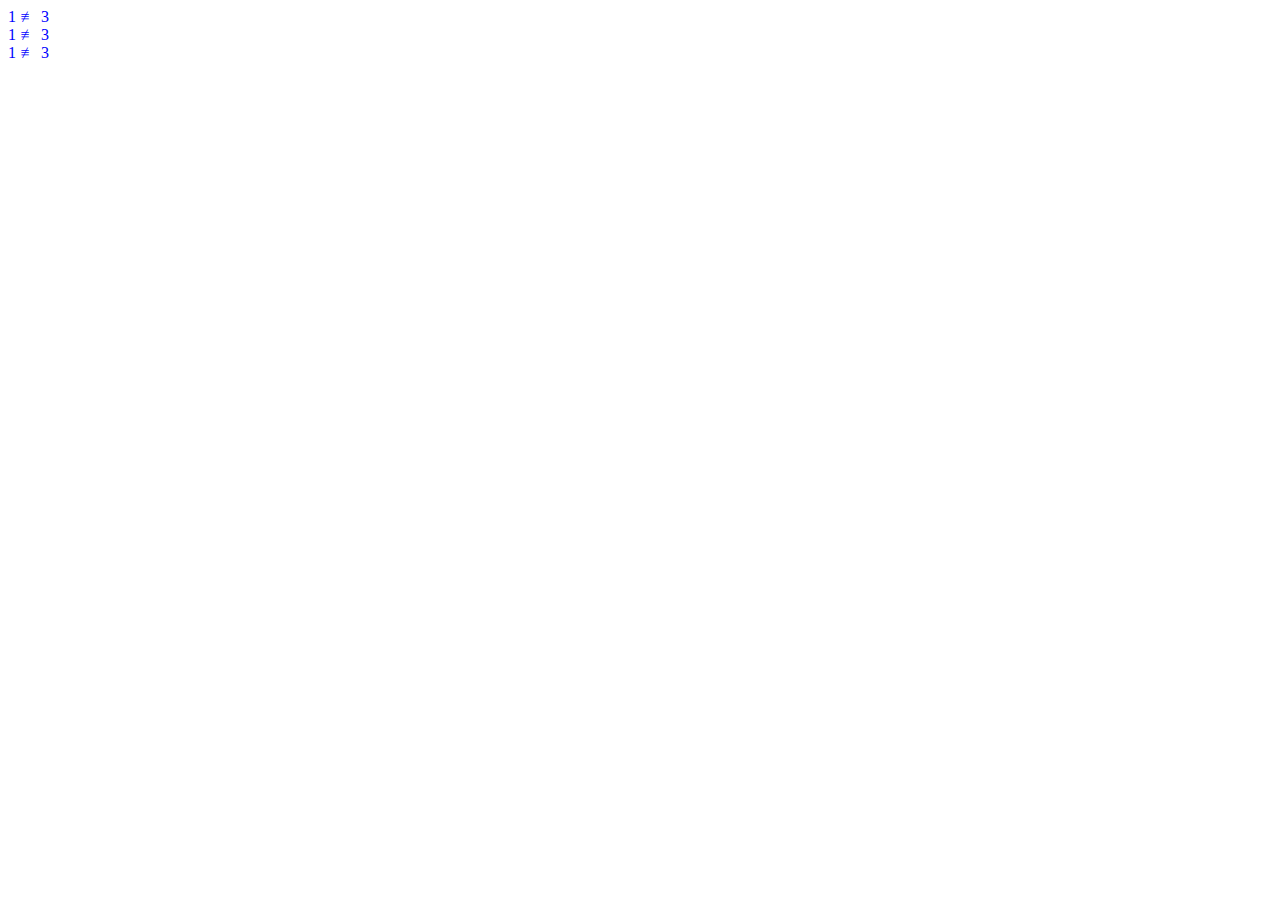
<file: asciimathml-master/test/issue133test.html>
<!DOCTYPE html>
<html>
<head>
<title>ASCIIMathML test suite</title>
<meta http-equiv="Content-Type" content="text/html; charset=utf-8">
<script type="text/javascript" src="../ASCIIMathML.js"></script>
</head>
<body>
`1 !-= 3`<br/>
`1 \not\equiv 3`<br/>
`1 notequiv 3`<br/>
</body>
</html>
</file>
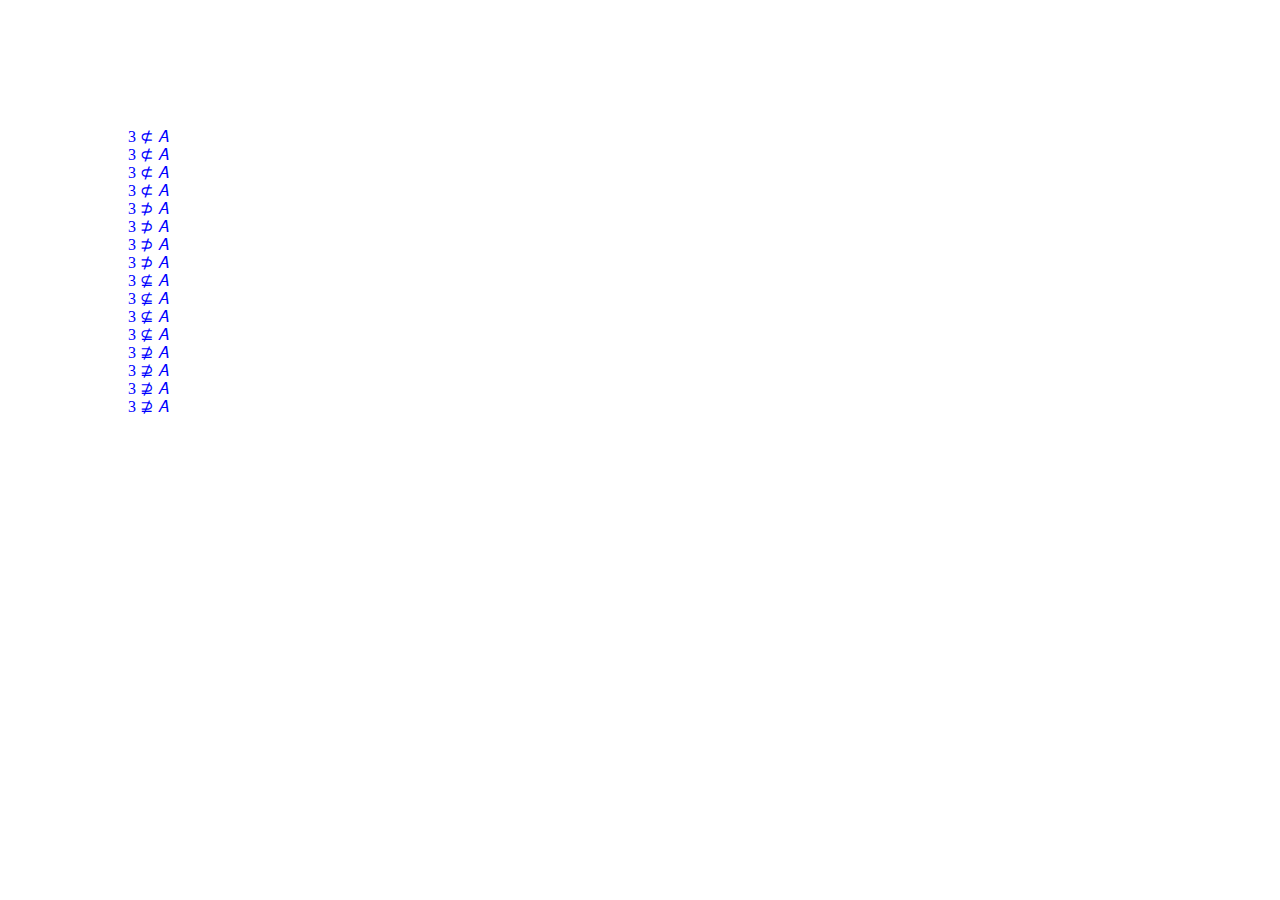
<file: asciimathml-master/test/issue136test.html>
<!DOCTYPE html>
<html>
<head>
<title>ASCIIMathML test suite</title>
<meta http-equiv="Content-Type" content="text/html; charset=utf-8">
<script type="text/javascript" src="../ASCIIMathML.js"></script>
<style type="text/css">
#menu, #title, #subtitle, #author, .display { text-align: center; }
body    { font-family: Arial; margin:10%; }
p,table { font-family: Times; }
table   { border-collapse:collapse; }
td, th  { border:1px solid black; padding:5px; text-align:center; }
img     { border: 0; }
</style>
</head>
<body>

`3 !sub A`<br/>
`3 \not\subset A`<br/>
`3 notsubset A`<br/>
`3 not\subset A`<br/>

`3 !sup A`<br/>
`3 \not\supset A`<br/>
`3 notsupset A`<br/>
`3 not\supset A`<br/>

`3 !sube A`<br/>
`3 \not\subseteq A`<br/>
`3 notsubseteq A`<br/>
`3 not\subseteq A`<br/>

`3 !supe A`<br/>
`3 \not\supseteq A`<br/>
`3 notsupseteq A`<br/>
`3 not\supseteq A`<br/>

</body>
</html>
</file>
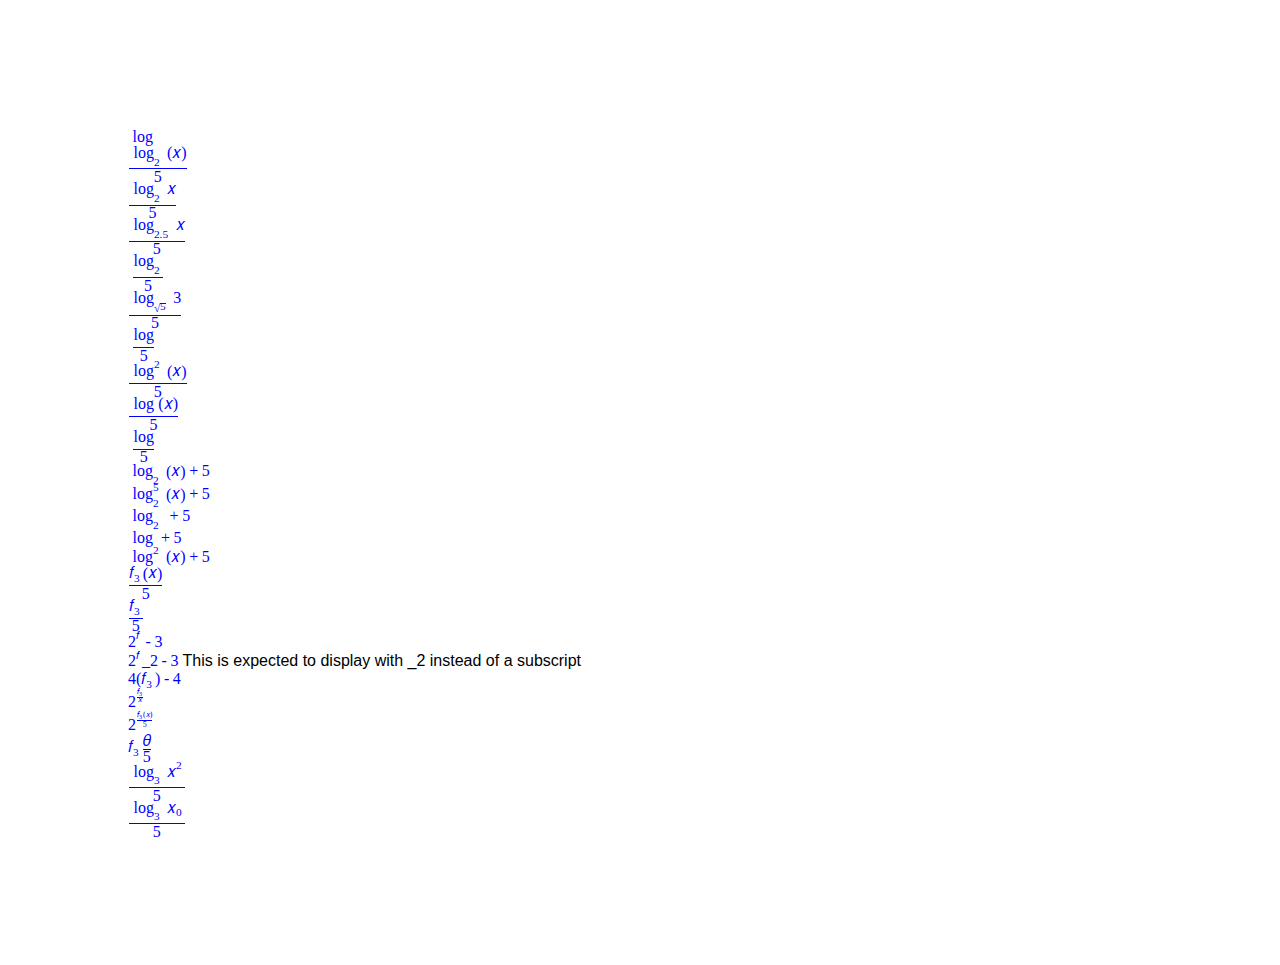
<file: asciimathml-master/test/issue15test.html>
<!DOCTYPE html>
<html>
<head>
<title>ASCIIMathML test suite</title>
<meta http-equiv="Content-Type" content="text/html; charset=utf-8">
<script type="text/javascript" src="../ASCIIMathML.js"></script>
<style type="text/css">
#menu, #title, #subtitle, #author, .display { text-align: center; }
body    { font-family: Arial; margin:10%; }
p,table { font-family: Times; }
table   { border-collapse:collapse; }
td, th  { border:1px solid black; padding:5px; text-align:center; }
img     { border: 0; } 
</style>
</head>
<body>

`log`<br/>
`log_2(x)/5` <br/>
`log_2x/5` <br/>
`log_2.5x/5` <br/>
`log_2/5` <br/>
`log_sqrt(5)3/5` <br/>
`log/5` <br/>
`log^2(x)/5` <br/>

`log(x)/5` <br/>
`log/5` <br/>

`log_2(x)+5` <br/>
`log_2^5(x)+5` <br/>
`log_2+5` <br/>
`log+5` <br/>
`log^2(x)+5` <br/>

`f_3(x)/5`<br/>
`f_3/5`<br/>
`2^f-3`<br/>
`2^f_2-3` This is expected to display with _2 instead of a subscript<br/>  
`4(f_3)-4`<br/>
`2^(f_3/x)`<br/>
`2^(f_3(x)/5)`<br/>
`f_3theta/5`<br/>

`log_3x^2/5`<br/>
`log_3x_0/5`<br/>


</body>
</html>
</file>
